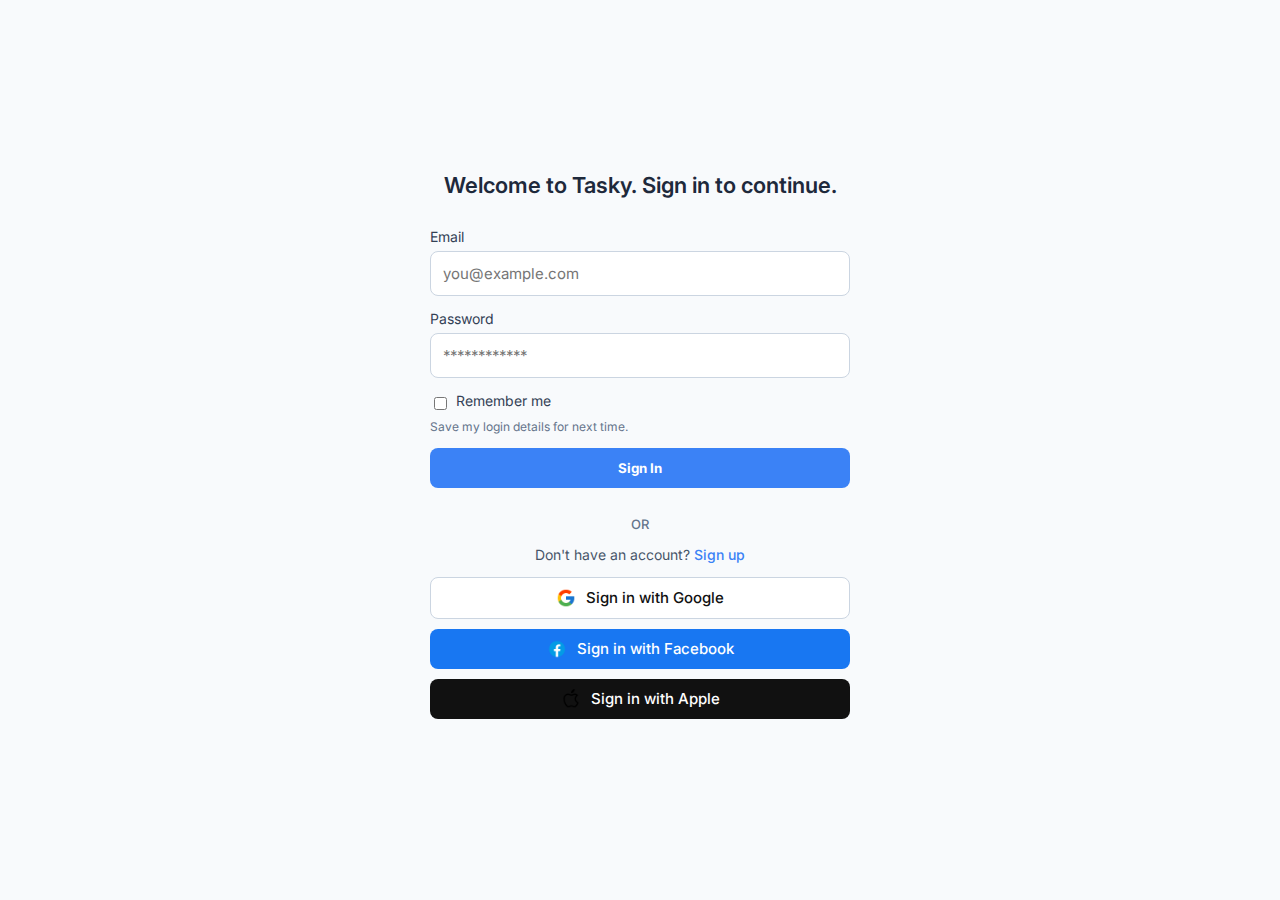
<file: index.html>
<script>
  if (localStorage.getItem("isLoggedIn") !== "true") {
    window.location.href = "login.html";
  }
</script>

<!DOCTYPE html>
<html lang="en">
<head>
  <meta charset="UTF-8" />
  <meta name="viewport" content="width=device-width, initial-scale=1.0" />
  <title>Tasky - Dashboard</title>
  <link rel="stylesheet" href="style.css" />
  <link rel="stylesheet" href="https://cdnjs.cloudflare.com/ajax/libs/font-awesome/6.0.0-beta3/css/all.min.css" />
</head>
<body>
  <div class="app">
    <!-- Sidebar -->
    <aside class="sidebar">
      <div class="logo">📋 Tasky</div>
      <nav>
        <ul>
          <li class="active">Dashboard</li>
          <li>Tasks</li>
          <li>Calendar</li>
          <li>Members</li>
          <li>Staff</li>
          <li>Payment</li>
        </ul>
      </nav>
      <div class="upgrade">
        <button>🚀 Upgrade to pro</button>
      </div>
    </aside>

    <!-- Main Area -->
    <main>
      <header class="topbar">
        <div class="topbar-row">
          <input type="text" id="searchInput" placeholder="Search by title..." class="search-input" />
          <div class="topbar-right">
            <button class="add-task-btn">+ Add Task</button>
            <button class="btn" id="exportBtn">📤 Export</button>
            <input type="file" id="importInput" style="display: none;" />
            <button class="btn" id="importBtn">📥 Import</button>
            <button class="btn" onclick="logout()">Logout</button>
          </div>
        </div>

        <div class="filter-row">
          <button class="btn" id="previewBtn">Preview</button>
          <button class="btn" id="sortPriorityBtn">Sort: Priority</button>
          <button class="btn" id="sortDateBtn">Sort: Due Date</button>
          <button class="btn" id="filterBtn">Filter: All</button>
        </div>

        <!-- ✅ Welcome user display -->
        <div class="welcome-user" id="welcomeUser" style="margin-top: 10px; font-weight: 500; color: #333;">
          <!-- Populated via JS -->
        </div>
      </header>

      <!-- Task Columns -->
      <section class="task-board">
        <!-- In Progress -->
        <div class="column">
          <h3>In Progress<span>(<span id="count-inprogress">0</span>)</span></h3>
          <div id="inprogress-list" class="task-list"></div>
        </div>

        <!-- Completed Task -->
        <div class="column">
          <h3>Completed Task<span>(<span id="count-completed">0</span>)</span></h3>
          <div id="completed-list" class="task-list"></div>
        </div>

        <!-- Over-Due -->
        <div class="column">
          <h3>Over-Due<span>(<span id="count-overdue">0</span>)</span></h3>
          <div id="overdue-list" class="task-list"></div>
        </div>
      </section>
    </main>
  </div>

  <!-- Add Task Modal -->
  <div id="taskModal" class="modal">
    <div class="modal-content">
      <h2>Add New Task</h2>
      <form id="taskForm">
        <input type="hidden" id="taskId" />
        <input type="text" id="taskTitle" placeholder="Task title" required />
        <textarea id="taskDescription" placeholder="Description"></textarea>
        <select id="taskPriority">
          <option value="High">High Priority</option>
          <option value="Medium" selected>Medium Priority</option>
          <option value="Low">Low Priority</option>
        </select>
        <input type="date" id="taskDueDate" required />
        <input type="text" id="taskCategory" placeholder="Category (e.g., Design)" />
        <label>Assign Members:</label>
        <select id="taskMembers" multiple>
          <option value="1">👩‍💻 Alice</option>
          <option value="2">👨‍🔧 Bob</option>
          <option value="3">👩‍🎨 Carol</option>
          <option value="4">👨‍💼 Dan</option>
        </select>
        <button type="submit">Save Task</button>
      </form>
    </div>
  </div>

  <!-- Task Detail Modal -->
  <div id="taskDetailModal" class="modal">
    <div class="modal-content" id="taskDetailContent">
      <!-- Filled dynamically -->
    </div>
  </div>

  <script src="script.js"></script>
  <script>
    // ✅ Populate welcome message
    document.addEventListener("DOMContentLoaded", () => {
      const users = JSON.parse(localStorage.getItem("taskyUsers")) || [];
      const latestUser = users[users.length - 1];
      const welcomeEl = document.getElementById("welcomeUser");
      if (latestUser && welcomeEl) {
        welcomeEl.textContent = `👋 Welcome back, ${latestUser.username}!`;
      }
    });

    // ✅ Logout function
    function logout() {
      localStorage.setItem("isLoggedIn", "false");
      window.location.href = "login.html";
    }
  </script>
</body>
</html>
</file>
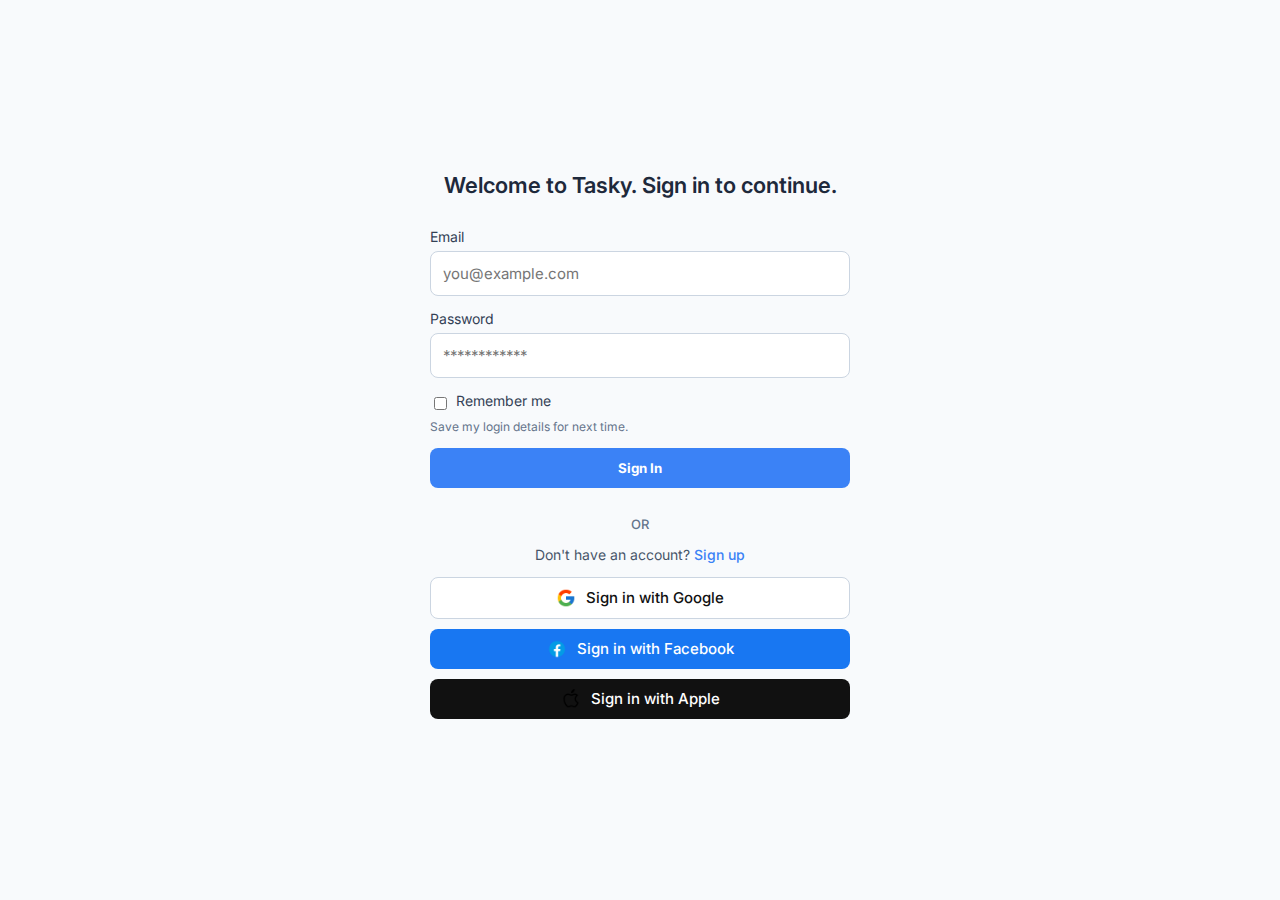
<file: Login.html>
<!DOCTYPE html>
<html lang="en">
<head>
  <meta charset="UTF-8" />
  <meta name="viewport" content="width=device-width, initial-scale=1.0" />
  <title>Tasky Login</title>

  <!-- Inter Font -->
  <link href="https://fonts.googleapis.com/css2?family=Inter:wght@400;600&display=swap" rel="stylesheet">

  <style>
    * {
      box-sizing: border-box;
      font-family: 'Inter', sans-serif;
    }

    body {
      margin: 0;
      background: #f8fafc;
      min-height: 100vh;
      display: flex;
      justify-content: center;
      align-items: center;
      padding: 20px;
    }

    .container {
      width: 100%;
      max-width: 420px;
      background: transparent;
      box-shadow: none;
      border-radius: 0;
    }

    .heading {
      text-align: center;
      font-size: 22px;
      margin-bottom: 30px;
      font-weight: 600;
      color: #1e293b;
    }

    label {
      font-size: 14px;
      margin-bottom: 6px;
      display: block;
      color: #334155;
    }

    input[type="email"],
    input[type="password"] {
      padding: 12px;
      margin-bottom: 14px;
      border-radius: 8px;
      border: 1px solid #cbd5e1;
      font-size: 15px;
      width: 100%;
      outline-color: #3b82f6;
    }

    .sign-in-btn {
      padding: 12px;
      background: #3b82f6;
      color: white;
      font-weight: bold;
      border: none;
      border-radius: 8px;
      margin-bottom: 14px;
      cursor: pointer;
      width: 100%;
      transition: background 0.3s;
    }

    .sign-in-btn:hover {
      background: #2563eb;
    }

    .or-line {
      text-align: center;
      margin: 14px 0;
      color: #64748b;
      font-size: 13px;
      font-weight: 500;
    }

    .signup-line {
      text-align: center;
      margin-bottom: 14px;
      font-size: 14px;
      color: #475569;
    }

    .signup-line a {
      color: #3b82f6;
      font-weight: 500;
      text-decoration: none;
    }

    .social-btn {
      padding: 10px;
      margin-bottom: 10px;
      border-radius: 8px;
      font-weight: 500;
      border: none;
      cursor: pointer;
      width: 100%;
      font-size: 15px;
      display: flex;
      align-items: center;
      justify-content: center;
      gap: 10px;
    }

    .social-btn .icon {
      height: 20px;
      width: 20px;
    }

    .google {
      background: #fff;
      border: 1px solid #cbd5e1;
      color: #111;
    }

    .facebook {
      background: #1877f2;
      color: white;
    }

    .apple {
      background: #111;
      color: white;
    }

    small {
      display: block;
      color: #64748b;
      font-size: 12px;
      margin-top: 2px;
    }

    .remember-wrapper {
      display: flex;
      flex-direction: column;
      align-items: flex-start;
      gap: 2px;
      margin-bottom: 14px;
    }

    .remember-line {
      display: inline-flex;
      align-items: center;
      gap: 6px;
      font-size: 14px;
      color: #334155;
    }

    @media (max-width: 500px) {
      .container {
        padding: 0 10px;
      }
    }
  </style>
</head>
<body>

  <script>
    const container = document.createElement('div');
    container.className = 'container';

    const heading = document.createElement('div');
    heading.className = 'heading';
    heading.textContent = 'Welcome to Tasky. Sign in to continue.';

    const form = document.createElement('form');

    const emailLabel = document.createElement('label');
    emailLabel.setAttribute('for', 'email');
    emailLabel.textContent = 'Email';

    const emailInput = document.createElement('input');
    emailInput.type = 'email';
    emailInput.id = 'email';
    emailInput.placeholder = 'you@example.com';

    const passwordLabel = document.createElement('label');
    passwordLabel.setAttribute('for', 'password');
    passwordLabel.textContent = 'Password';

    const passwordInput = document.createElement('input');
    passwordInput.type = 'password';
    passwordInput.id = 'password';
    passwordInput.placeholder = '************';

    const rememberWrapper = document.createElement('div');
    rememberWrapper.className = 'remember-wrapper';

    const rememberLine = document.createElement('div');
    rememberLine.className = 'remember-line';

    const rememberCheckbox = document.createElement('input');
    rememberCheckbox.type = 'checkbox';
    rememberCheckbox.id = 'remember';

    const rememberLabel = document.createElement('label');
    rememberLabel.setAttribute('for', 'remember');
    rememberLabel.textContent = 'Remember me';

    rememberLine.append(rememberCheckbox, rememberLabel);

    const rememberNote = document.createElement('small');
    rememberNote.textContent = 'Save my login details for next time.';

    rememberWrapper.append(rememberLine, rememberNote);

    const signInBtn = document.createElement('button');
    signInBtn.className = 'sign-in-btn';
    signInBtn.type = 'button';
    signInBtn.textContent = 'Sign In';

    signInBtn.onclick = () => {
      const email = document.getElementById('email').value.trim();
      const password = document.getElementById('password').value;

      const users = JSON.parse(localStorage.getItem('taskyUsers')) || [];
      const match = users.find(user => user.email === email && user.password === password);

      if (match) {
        localStorage.setItem('isLoggedIn', 'true');
        alert(`✅ Welcome back, ${match.username}!`);
        window.location.href = 'index.html';
      } else {
        alert('❌ Invalid email or password. Try again or sign up.');
      }
    };

    const orLine = document.createElement('div');
    orLine.className = 'or-line';
    orLine.textContent = 'OR';

    const signupLine = document.createElement('div');
    signupLine.className = 'signup-line';
    signupLine.innerHTML = `Don't have an account? <a href="signup.html">Sign up</a>`;

    const googleBtn = document.createElement('button');
    googleBtn.className = 'social-btn google';
    googleBtn.innerHTML = `<img src="google.png" alt="Google" class="icon"> Sign in with Google`;

    const facebookBtn = document.createElement('button');
    facebookBtn.className = 'social-btn facebook';
    facebookBtn.innerHTML = `<img src="facebook.png" alt="Facebook" class="icon"> Sign in with Facebook`;

    const appleBtn = document.createElement('button');
    appleBtn.className = 'social-btn apple';
    appleBtn.innerHTML = `<img src="apple.png" alt="Apple" class="icon"> Sign in with Apple`;

    form.append(
      emailLabel,
      emailInput,
      passwordLabel,
      passwordInput,
      rememberWrapper,
      signInBtn,
      orLine,
      signupLine,
      googleBtn,
      facebookBtn,
      appleBtn
    );

    container.append(heading, form);
    document.body.appendChild(container);
  </script>
</body>
</html>
</file>
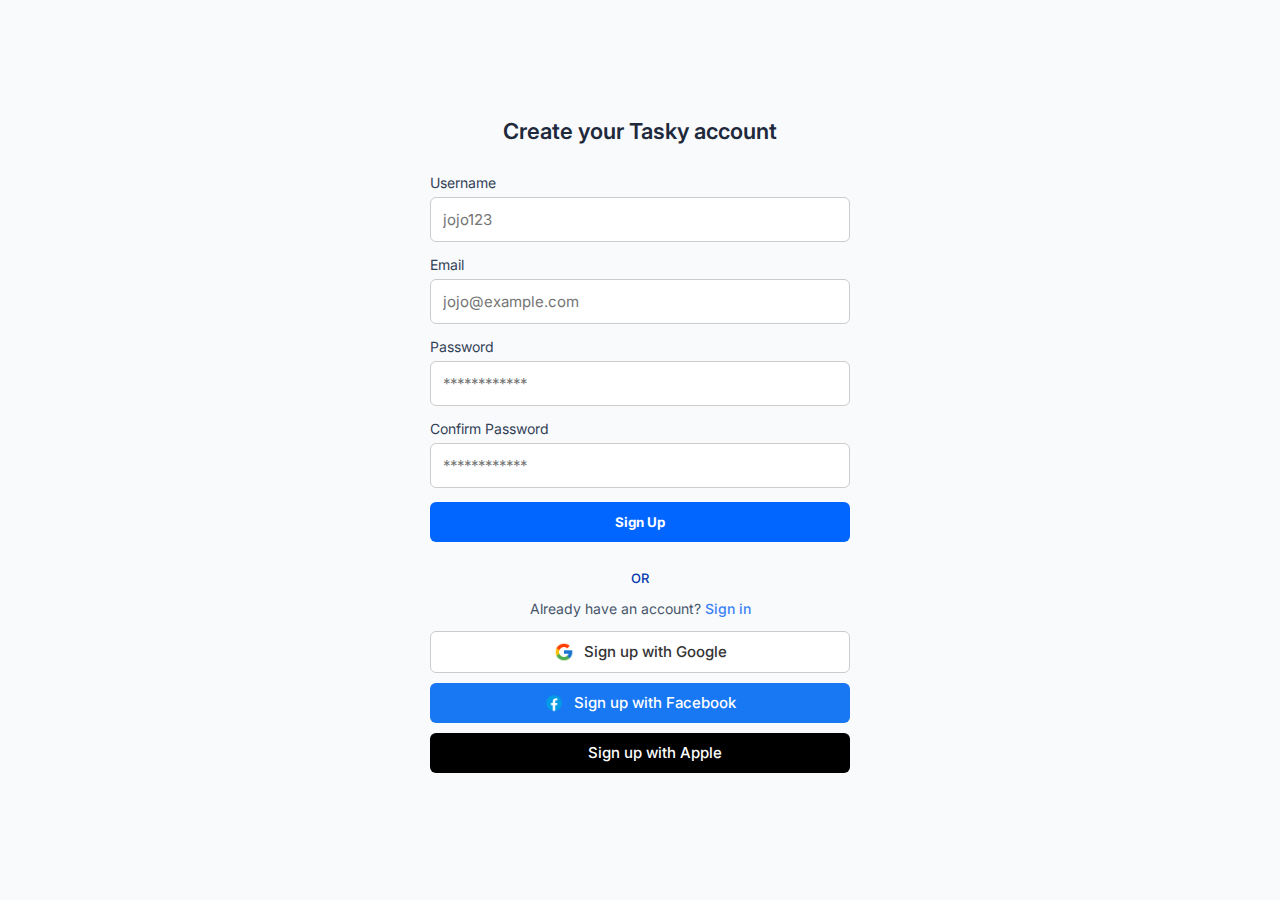
<file: Signup.html>
<!DOCTYPE html>
<html lang="en">
<head>
  <meta charset="UTF-8" />
  <meta name="viewport" content="width=device-width, initial-scale=1.0" />
  <title>Sign Up | Tasky</title>

  <!-- Inter Font -->
  <link href="https://fonts.googleapis.com/css2?family=Inter:wght@400;600&display=swap" rel="stylesheet">

  <style>
    * {
      box-sizing: border-box;
      font-family: 'Inter', sans-serif;
    }

    body {
      margin: 0;
      background: #f8fafc;
      min-height: 100vh;
      display: flex;
      justify-content: center;
      align-items: center;
      padding: 20px;
    }

    .container {
      width: 100%;
      max-width: 420px;
    }

    .heading {
      text-align: center;
      font-size: 22px;
      margin-bottom: 30px;
      font-weight: 600;
      color: #1e293b;
    }

    label {
      font-size: 14px;
      margin-bottom: 6px;
      display: block;
      color: #334155;
    }

    input {
      padding: 12px;
      margin-bottom: 14px;
      border-radius: 6px;
      border: 1px solid #ccc;
      font-size: 15px;
      width: 100%;
      outline-color: #3b82f6;
    }

    .sign-up-btn {
      padding: 12px;
      background: #0066ff;
      color: white;
      font-weight: bold;
      border: none;
      border-radius: 6px;
      margin-bottom: 14px;
      cursor: pointer;
      width: 100%;
      transition: background 0.3s;
    }

    .sign-up-btn:hover {
      background: #0051cc;
    }

    .or-line {
      text-align: center;
      margin: 14px 0;
      color: #0339ac;
      font-size: 13px;
      font-weight: 500;
    }

    .signup-line {
      text-align: center;
      margin-bottom: 14px;
      font-size: 14px;
      color: #475569;
    }

    .signup-line a {
      color: #3b82f6;
      font-weight: 500;
      text-decoration: none;
    }

    .social-btn {
      padding: 10px;
      margin-bottom: 10px;
      border-radius: 6px;
      font-weight: 500;
      border: none;
      cursor: pointer;
      width: 100%;
      font-size: 15px;
      display: flex;
      align-items: center;
      justify-content: center;
      gap: 10px;
    }

    .social-btn .icon {
      height: 20px;
      width: 20px;
    }

    .google {
      background: #fff;
      border: 1px solid #ccc;
      color: #333;
    }

    .facebook {
      background: #1877f2;
      color: white;
    }

    .apple {
      background: #000;
      color: white;
    }

    @media (max-width: 500px) {
      .container {
        padding: 0 10px;
      }
    }
  </style>
</head>
<body>

  <script>
    const container = document.createElement('div');
    container.className = 'container';

    const heading = document.createElement('div');
    heading.className = 'heading';
    heading.textContent = 'Create your Tasky account';

    const form = document.createElement('form');

    const usernameLabel = document.createElement('label');
    usernameLabel.setAttribute('for', 'username');
    usernameLabel.textContent = 'Username';

    const usernameInput = document.createElement('input');
    usernameInput.type = 'text';
    usernameInput.id = 'username';
    usernameInput.placeholder = 'jojo123';

    const emailLabel = document.createElement('label');
    emailLabel.setAttribute('for', 'email');
    emailLabel.textContent = 'Email';

    const emailInput = document.createElement('input');
    emailInput.type = 'email';
    emailInput.id = 'email';
    emailInput.placeholder = 'jojo@example.com';

    const passwordLabel = document.createElement('label');
    passwordLabel.setAttribute('for', 'password');
    passwordLabel.textContent = 'Password';

    const passwordInput = document.createElement('input');
    passwordInput.type = 'password';
    passwordInput.id = 'password';
    passwordInput.placeholder = '************';

    const confirmLabel = document.createElement('label');
    confirmLabel.setAttribute('for', 'confirm');
    confirmLabel.textContent = 'Confirm Password';

    const confirmInput = document.createElement('input');
    confirmInput.type = 'password';
    confirmInput.id = 'confirm';
    confirmInput.placeholder = '************';

    const signUpBtn = document.createElement('button');
    signUpBtn.className = 'sign-up-btn';
    signUpBtn.type = 'button';
    signUpBtn.textContent = 'Sign Up';

    signUpBtn.onclick = () => {
      const username = document.getElementById('username').value.trim();
      const email = document.getElementById('email').value.trim();
      const password = document.getElementById('password').value;
      const confirm = document.getElementById('confirm').value;

      if (!username || !email || !password || !confirm) {
        alert('⚠️ Please fill in all fields.');
        return;
      }

      if (password !== confirm) {
        alert('❌ Passwords do not match.');
        return;
      }

      const users = JSON.parse(localStorage.getItem('taskyUsers')) || [];
      const exists = users.find(user => user.email === email);
      if (exists) {
        alert('❌ Email already registered. Try logging in.');
        return;
      }

      users.push({ username, email, password });
      localStorage.setItem('taskyUsers', JSON.stringify(users));

      alert(`✅ Account created successfully for ${username}!`);
      window.location.href = 'login.html';
    };

    const orLine = document.createElement('div');
    orLine.className = 'or-line';
    orLine.textContent = 'OR';

    const signinLine = document.createElement('div');
    signinLine.className = 'signup-line';
    signinLine.innerHTML = `Already have an account? <a href="login.html">Sign in</a>`;

    const googleBtn = document.createElement('button');
    googleBtn.className = 'social-btn google';
    googleBtn.innerHTML = `<img src="google.png" alt="Google" class="icon"> Sign up with Google`;

    const facebookBtn = document.createElement('button');
    facebookBtn.className = 'social-btn facebook';
    facebookBtn.innerHTML = `<img src="facebook.png" alt="Facebook" class="icon"> Sign up with Facebook`;

    const appleBtn = document.createElement('button');
    appleBtn.className = 'social-btn apple';
    appleBtn.innerHTML = `<img src="apple.png" alt="Apple" class="icon"> Sign up with Apple`;

    form.append(
      usernameLabel,
      usernameInput,
      emailLabel,
      emailInput,
      passwordLabel,
      passwordInput,
      confirmLabel,
      confirmInput,
      signUpBtn,
      orLine,
      signinLine,
      googleBtn,
      facebookBtn,
      appleBtn
    );

    container.append(heading, form);
    document.body.appendChild(container);
  </script>
</body>
</html>
</file>
<file: style.css>
/* Final polish enhancements */
@import url('https://fonts.googleapis.com/css2?family=Inter:wght@400;600&display=swap');

* {
  box-sizing: border-box;
  margin: 0;
  padding: 0;
  font-family: 'Inter', sans-serif;
  
}

body {
 /* background: linear-gradient(to right, #f3f6fd, #edf0fb);  */
  background: #fff; /* changed from gradient */
  color: #333;
}

.app {
  display: flex;
  flex-direction: column;
  min-height: 100vh;
  background-color: #fff;
}

@media (min-width: 768px) {
  .app {
    flex-direction: row;
  }
}

.sidebar {
  background: #f7f4f4ef;
  width: 220px;
  padding: 30px 20px;
  display: flex;
  flex-direction: column;
  box-shadow: 2px 0 10px rgba(0,0,0,0.05);
  flex-shrink: 0;
}

.logo {
  font-size: 22px;
  font-weight: bold;
  color: #5d5fef;
  margin-bottom: 15px;
}

.sidebar nav ul {
  list-style: none;
}

.sidebar nav ul li {
  padding: 12px 0;
  color: #555;
  cursor: pointer;
  transition: 0.2s;
}

.sidebar nav ul li.active,
.sidebar nav ul li:hover {
  background: #eef0ff;
  color: #5d5fef;
  font-weight: 600;
  padding: 10px;
  border-radius: 6px;
  margin: 4px 0;
}

.upgrade button {
  background: #f0f0ff;
  border: none;
  border-radius: 8px;
  padding: 10px;
  width: 100%;
  cursor: pointer;
  font-weight: bold;
  color: #5d5fef;
  margin-top: auto;
}

.topbar {
  display: flex;
  flex-direction: column;
  gap: 12px;
  padding: 20px 30px;
  /*background-color: #f3f6fd; */
  background-color: #fff;

}

.search-input {
  width: 300px;
  padding: 10px 15px;
  border: 1px solid #ccc;
  border-radius: 8px;
  font-size: 14px;
}

.topbar-right .btn,
.add-task-btn {
  padding: 10px 15px;
  margin-left: 10px;
  border: none;
  background: #eee;
  border-radius: 6px;
  cursor: pointer;
  font-weight: 500;
  font-size: 14px;
  transition: 0.3s ease;
}

.add-task-btn {
  background: #5d5fef;
  color: #fff;
  box-shadow: 0 4px 10px rgba(93, 95, 239, 0.3);
}

.add-task-btn:hover {
  background: #4b50e6;
}

.task-board {
  display: flex;
  gap: 40px;
  padding: 0 30px 30px;
  overflow-x: auto;
  flex: 1;
  
}

@media (max-width: 768px) {
  .task-board {
    flex-direction: column;
  }
}

.column {
  flex: 1;
  min-width: 280px;
  background: #fff;
  border-radius: 10px;
  padding: 15px;
  box-shadow: 0 4px 12px rgba(0,0,0,0.05);
  transition: transform 0.3s ease;
  border: 1px solid #e5e7eb;
}

.column h3 {
  margin-bottom: 15px;
  font-size: 16px;
  color: #333;
  font-weight: 600;
  border-bottom: 1px solid #eee;
  padding-bottom: 6px;
  display: flex;
  justify-content: space-between;
  align-items: center;
}

.column h3 span {
  background: #e0e7ff;
  padding: 2px 5px;
  border-radius: 999px;
  font-size: 12px;
  font-weight: 600;
  color: #5d5fef;
  margin-left: 6px;
  display: inline-block;
}

.task-list {
  display: flex;
  flex-direction: column;
  gap: 12px;
  min-height: 100px;
  transition: background 0.3s ease;
}

.task-card {
  background: #dddbdb;
  border-radius: 16px;
  padding: 16px;
  box-shadow: 0 4px 12px rgba(0, 0, 0, 0.04);
  transition: transform 0.2s ease, box-shadow 0.2s ease;
  border: 1px solid #e0e7ff;
}

.task-card:hover {
  transform: translateY(-2px);
  box-shadow: 0 8px 20px rgba(0, 0, 0, 0.06);
}

.task-card h4 {
  margin: 6px 0 4px;
  font-size: 15px;
  font-weight: 600;
  color: #111827;
  cursor: pointer;
}

.task-card p {
  font-size: 13px;
  color: #6b7280;
  margin-bottom: 8px;
}

.task-card .tags {
  display: flex;
  flex-wrap: wrap;
  gap: 6px;
  margin-bottom: 10px;
}

.tag {
  display: inline-block;
  padding: 4px 10px;
  font-size: 12px;
  border-radius: 999px;
  font-weight: 600;
  color: #fff;
  margin-right: 4px;
  white-space: nowrap;
  text-transform: capitalize;
}

.tag-high { background: #ef4444; }
.tag-medium { background: #f59e0b; }
.tag-low { background: #10b981; }
.tag-dev { background: #0ea5e9; }
.tag-ux { background: #7c3aed; }
.tag-date { background: #e5e7eb; color: #111; }

/* Fallback style for all unknown category tags */
.tag[class*="tag-"]:not(.tag-high):not(.tag-medium):not(.tag-low):not(.tag-date):not(.tag-ux):not(.tag-dev) {
  background: #cbd5e1;
  color: #111;
}

.progress-container {
  height: 6px;
  width: 100%;
  background: #e5e7eb;
  border-radius: 999px;
  overflow: hidden;
  margin-top: 6px;
}

.progress-bar {
  height: 100%;
  background: #5d5fef;
  transition: width 0.3s ease;
}

.task-card .avatars {
  display: flex;
  margin-top: 10px;
}

.task-card .avatars img {
  width: 24px;
  height: 24px;
  border-radius: 50%;
  border: 2px solid #fff;
  margin-left: -6px;
  background: #ccc;
}

.task-card .actions {
  display: flex;
  justify-content: flex-start;
  margin-top: 10px;
}

.task-card .actions button {
  background: none;
  border: none;
  cursor: pointer;
  margin-right: 10px;
  font-size: 14px;
  color: #6b7280;
}

.task-card .actions button:hover {
  color: #5d5fef;
}

.modal {
  position: fixed;
  top: 0;
  left: 0;
  width: 100%;
  height: 100%;
  background: rgba(0,0,0,0.5);
  display: none;
  justify-content: center;
  align-items: center;
  z-index: 10;
}

.modal-content {
  background: white;
  padding: 25px;
  width: 90%;
  max-width: 400px;
  border-radius: 16px;
  display: flex;
  flex-direction: column;
  animation: fadeIn 0.4s ease;
}

@keyframes fadeIn {
  from { opacity: 0; transform: scale(0.95); }
  to { opacity: 1; transform: scale(1); }
}

.modal-content h2 {
  margin-bottom: 15px;
  font-size: 20px;
  font-weight: 600;
  color: #111827;
}

.modal-content input,
.modal-content textarea,
.modal-content select {
  margin-bottom: 10px;
  padding: 10px;
  border-radius: 8px;
  border: 1px solid #ccc;
  width: 100%;
  font-size: 14px;
}

.modal-content button {
  background: #5d5fef;
  color: white;
  border: none;
  padding: 10px;
  border-radius: 8px;
  font-weight: bold;
  cursor: pointer;
  transition: background 0.3s ease;
}

.modal-content button:hover {
  background: #4b50e6;
}

.task-list.drag-over {
  background: #eef3ff;
  border: 2px dashed #5d5fef;
}

.topbar-row {
  display: flex;
  justify-content: space-between;
  align-items: center;
}

.topbar-right {
  display: flex;
  gap: 15px;
}

.filter-row {
  display: flex;
  flex-wrap: wrap;
  gap: 15px;
  padding: 15px 15px;
}
</file>
